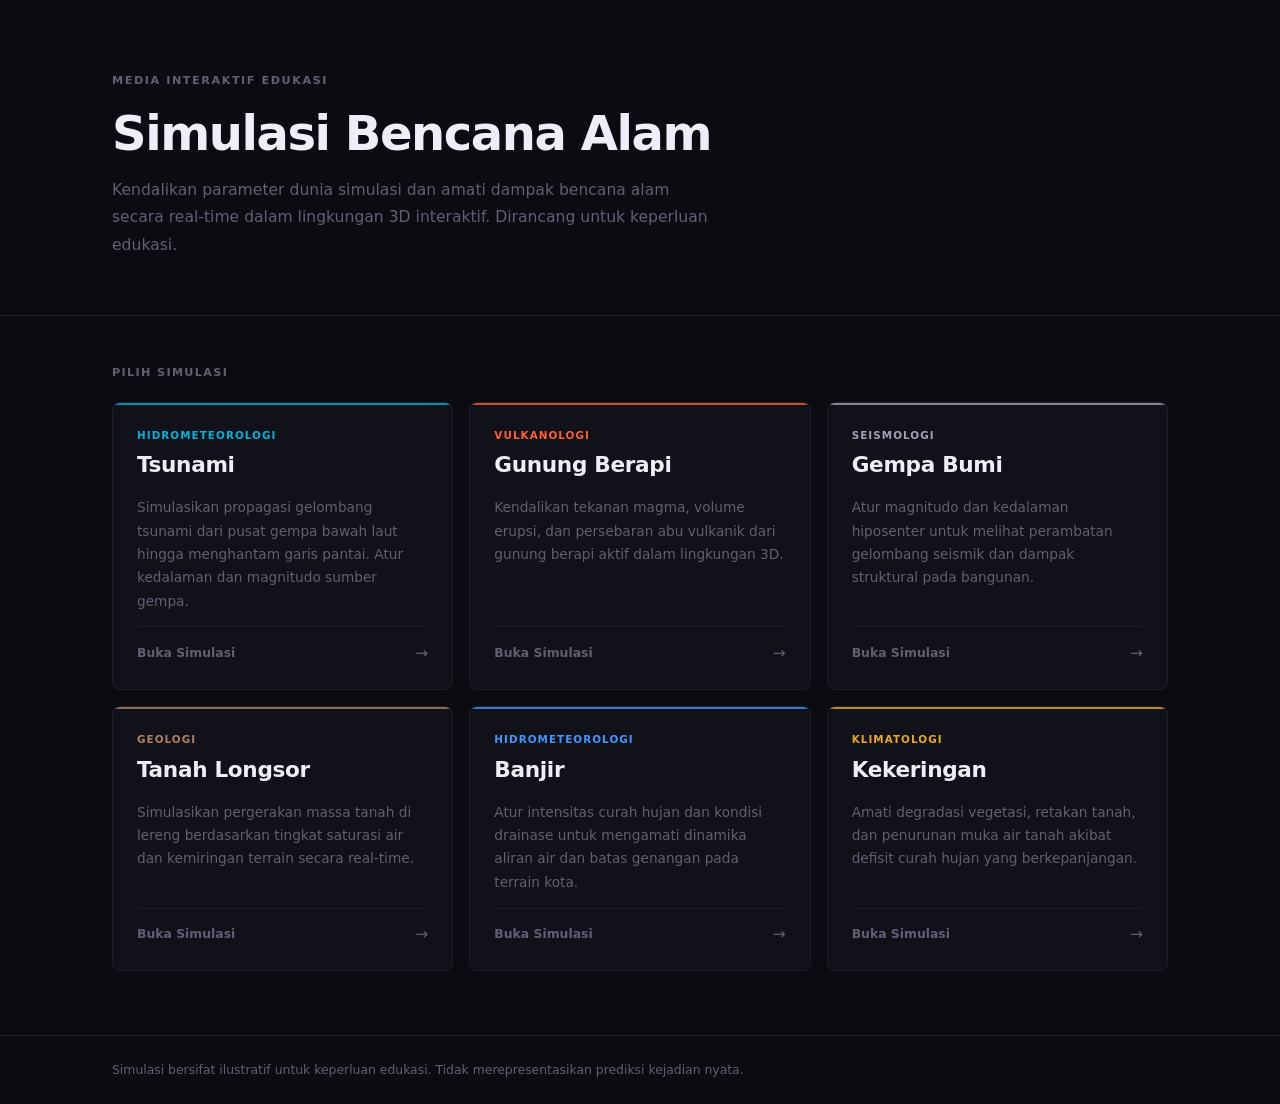
<file: index.html>
<!DOCTYPE html>
<html lang="id">
<head>
    <meta charset="UTF-8">
    <meta name="viewport" content="width=device-width, initial-scale=1.0">
    <title>Simulasi Bencana Alam</title>
    <link rel="stylesheet" href="css/style.css">
</head>
<body>

    <header class="site-header">
        <div class="container">
            <div class="header-kicker">Media Interaktif Edukasi</div>
            <h1 class="site-title">Simulasi Bencana Alam</h1>
            <p class="site-subtitle">
                Kendalikan parameter dunia simulasi dan amati dampak bencana alam secara real-time
                dalam lingkungan 3D interaktif. Dirancang untuk keperluan edukasi.
            </p>
        </div>
    </header>

    <main class="container">

        <section class="section-label">Pilih Simulasi</section>

        <div class="sim-grid">

            <a href="simulations/tsunami/index.html" class="sim-card sim-card--tsunami">
                <div class="sim-card__top">
                    <span class="sim-card__tag">Hidrometeorologi</span>
                    <h2 class="sim-card__title">Tsunami</h2>
                </div>
                <p class="sim-card__desc">
                    Simulasikan propagasi gelombang tsunami dari pusat gempa bawah laut hingga
                    menghantam garis pantai. Atur kedalaman dan magnitudo sumber gempa.
                </p>
                <div class="sim-card__footer">
                    <span class="sim-card__cta">Buka Simulasi</span>
                    <span class="sim-card__arrow">&#8594;</span>
                </div>
            </a>

            <a href="simulations/volcano/index.html" class="sim-card sim-card--volcano">
                <div class="sim-card__top">
                    <span class="sim-card__tag">Vulkanologi</span>
                    <h2 class="sim-card__title">Gunung Berapi</h2>
                </div>
                <p class="sim-card__desc">
                    Kendalikan tekanan magma, volume erupsi, dan persebaran abu vulkanik
                    dari gunung berapi aktif dalam lingkungan 3D.
                </p>
                <div class="sim-card__footer">
                    <span class="sim-card__cta">Buka Simulasi</span>
                    <span class="sim-card__arrow">&#8594;</span>
                </div>
            </a>

            <a href="simulations/earthquake/index.html" class="sim-card sim-card--earthquake">
                <div class="sim-card__top">
                    <span class="sim-card__tag">Seismologi</span>
                    <h2 class="sim-card__title">Gempa Bumi</h2>
                </div>
                <p class="sim-card__desc">
                    Atur magnitudo dan kedalaman hiposenter untuk melihat perambatan
                    gelombang seismik dan dampak struktural pada bangunan.
                </p>
                <div class="sim-card__footer">
                    <span class="sim-card__cta">Buka Simulasi</span>
                    <span class="sim-card__arrow">&#8594;</span>
                </div>
            </a>

            <a href="simulations/landslide/index.html" class="sim-card sim-card--landslide">
                <div class="sim-card__top">
                    <span class="sim-card__tag">Geologi</span>
                    <h2 class="sim-card__title">Tanah Longsor</h2>
                </div>
                <p class="sim-card__desc">
                    Simulasikan pergerakan massa tanah di lereng berdasarkan tingkat
                    saturasi air dan kemiringan terrain secara real-time.
                </p>
                <div class="sim-card__footer">
                    <span class="sim-card__cta">Buka Simulasi</span>
                    <span class="sim-card__arrow">&#8594;</span>
                </div>
            </a>

            <a href="simulations/flood/index.html" class="sim-card sim-card--flood">
                <div class="sim-card__top">
                    <span class="sim-card__tag">Hidrometeorologi</span>
                    <h2 class="sim-card__title">Banjir</h2>
                </div>
                <p class="sim-card__desc">
                    Atur intensitas curah hujan dan kondisi drainase untuk mengamati
                    dinamika aliran air dan batas genangan pada terrain kota.
                </p>
                <div class="sim-card__footer">
                    <span class="sim-card__cta">Buka Simulasi</span>
                    <span class="sim-card__arrow">&#8594;</span>
                </div>
            </a>

            <a href="simulations/drought/index.html" class="sim-card sim-card--drought">
                <div class="sim-card__top">
                    <span class="sim-card__tag">Klimatologi</span>
                    <h2 class="sim-card__title">Kekeringan</h2>
                </div>
                <p class="sim-card__desc">
                    Amati degradasi vegetasi, retakan tanah, dan penurunan muka air tanah
                    akibat defisit curah hujan yang berkepanjangan.
                </p>
                <div class="sim-card__footer">
                    <span class="sim-card__cta">Buka Simulasi</span>
                    <span class="sim-card__arrow">&#8594;</span>
                </div>
            </a>

        </div>
    </main>

    <footer class="site-footer">
        <div class="container">
            <p>Simulasi bersifat ilustratif untuk keperluan edukasi. Tidak merepresentasikan prediksi kejadian nyata.</p>
        </div>
    </footer>

</body>
</html>
</file>
<file: css/style.css>
*, *::before, *::after {
    box-sizing: border-box;
    margin: 0;
    padding: 0;
}

:root {
    --bg:           #0b0b12;
    --surface:      #111119;
    --surface-2:    #17171f;
    --border:       #1e1e2c;
    --border-hover: #2a2a3c;

    --text:         #b8b8cc;
    --text-muted:   #606075;
    --text-heading: #eeeef8;

    --tsunami:      #00b4d8;
    --volcano:      #ff6030;
    --earthquake:   #a0a0b8;
    --landslide:    #b08060;
    --flood:        #4096ff;
    --drought:      #e8a820;

    --radius:       8px;
    --transition:   0.18s ease;
}

html {
    font-size: 16px;
    scroll-behavior: smooth;
}

body {
    background-color: var(--bg);
    color: var(--text);
    font-family: 'Inter', -apple-system, BlinkMacSystemFont, 'Segoe UI', system-ui, sans-serif;
    line-height: 1.6;
    min-height: 100vh;
    display: flex;
    flex-direction: column;
}

.container {
    max-width: 1120px;
    margin: 0 auto;
    padding: 0 2rem;
    width: 100%;
}

/* ---------- Header ---------- */

.site-header {
    padding: 4.5rem 0 3.5rem;
    border-bottom: 1px solid var(--border);
}

.header-kicker {
    font-size: 0.7rem;
    font-weight: 700;
    letter-spacing: 0.14em;
    text-transform: uppercase;
    color: var(--text-muted);
    margin-bottom: 1rem;
}

.site-title {
    font-size: clamp(2rem, 4vw, 3rem);
    font-weight: 800;
    color: var(--text-heading);
    letter-spacing: -0.03em;
    line-height: 1.15;
    margin-bottom: 1rem;
}

.site-subtitle {
    max-width: 600px;
    font-size: 0.975rem;
    color: var(--text-muted);
    line-height: 1.75;
}

/* ---------- Section label ---------- */

.section-label {
    font-size: 0.7rem;
    font-weight: 700;
    letter-spacing: 0.12em;
    text-transform: uppercase;
    color: var(--text-muted);
    margin-top: 3rem;
    margin-bottom: 1.25rem;
}

/* ---------- Grid ---------- */

.sim-grid {
    display: grid;
    grid-template-columns: repeat(3, 1fr);
    gap: 1rem;
    padding-bottom: 4rem;
}

/* ---------- Card ---------- */

.sim-card {
    position: relative;
    display: flex;
    flex-direction: column;
    gap: 0.85rem;
    padding: 1.5rem;
    background: var(--surface);
    border: 1px solid var(--border);
    border-radius: var(--radius);
    text-decoration: none;
    color: inherit;
    overflow: hidden;
    transition: border-color var(--transition), transform var(--transition), background var(--transition);
}

/* top accent bar */
.sim-card::before {
    content: '';
    position: absolute;
    top: 0; left: 0; right: 0;
    height: 2px;
    opacity: 0.8;
    transition: opacity var(--transition);
}

.sim-card--tsunami::before    { background: var(--tsunami); }
.sim-card--volcano::before    { background: var(--volcano); }
.sim-card--earthquake::before { background: var(--earthquake); }
.sim-card--landslide::before  { background: var(--landslide); }
.sim-card--flood::before      { background: var(--flood); }
.sim-card--drought::before    { background: var(--drought); }

/* hover state */
.sim-card:hover {
    background: var(--surface-2);
    transform: translateY(-3px);
}

.sim-card--tsunami:hover    { border-color: var(--tsunami); }
.sim-card--volcano:hover    { border-color: var(--volcano); }
.sim-card--earthquake:hover { border-color: var(--earthquake); }
.sim-card--landslide:hover  { border-color: var(--landslide); }
.sim-card--flood:hover      { border-color: var(--flood); }
.sim-card--drought:hover    { border-color: var(--drought); }

.sim-card:hover::before {
    opacity: 1;
}

/* card internals */
.sim-card__top {
    display: flex;
    flex-direction: column;
    gap: 0.3rem;
}

.sim-card__tag {
    font-size: 0.65rem;
    font-weight: 700;
    letter-spacing: 0.1em;
    text-transform: uppercase;
}

.sim-card--tsunami    .sim-card__tag { color: var(--tsunami); }
.sim-card--volcano    .sim-card__tag { color: var(--volcano); }
.sim-card--earthquake .sim-card__tag { color: var(--earthquake); }
.sim-card--landslide  .sim-card__tag { color: var(--landslide); }
.sim-card--flood      .sim-card__tag { color: var(--flood); }
.sim-card--drought    .sim-card__tag { color: var(--drought); }

.sim-card__title {
    font-size: 1.35rem;
    font-weight: 700;
    color: var(--text-heading);
    letter-spacing: -0.015em;
}

.sim-card__desc {
    font-size: 0.855rem;
    color: var(--text-muted);
    line-height: 1.7;
    flex: 1;
}

.sim-card__footer {
    display: flex;
    align-items: center;
    justify-content: space-between;
    padding-top: 0.85rem;
    margin-top: auto;
    border-top: 1px solid var(--border);
}

.sim-card__cta {
    font-size: 0.775rem;
    font-weight: 600;
    color: var(--text-muted);
    transition: color var(--transition);
}

.sim-card__arrow {
    font-size: 0.95rem;
    color: var(--text-muted);
    transition: transform var(--transition), color var(--transition);
}

.sim-card:hover .sim-card__cta  { color: var(--text); }
.sim-card:hover .sim-card__arrow { transform: translateX(5px); color: var(--text); }

/* ---------- Footer ---------- */

.site-footer {
    margin-top: auto;
    padding: 1.5rem 0;
    border-top: 1px solid var(--border);
}

.site-footer p {
    font-size: 0.775rem;
    color: var(--text-muted);
}

/* ---------- Responsive ---------- */

@media (max-width: 960px) {
    .sim-grid {
        grid-template-columns: repeat(2, 1fr);
    }
}

@media (max-width: 580px) {
    .container {
        padding: 0 1.25rem;
    }

    .site-header {
        padding: 3rem 0 2.5rem;
    }

    .sim-grid {
        grid-template-columns: 1fr;
    }
}
</file>
